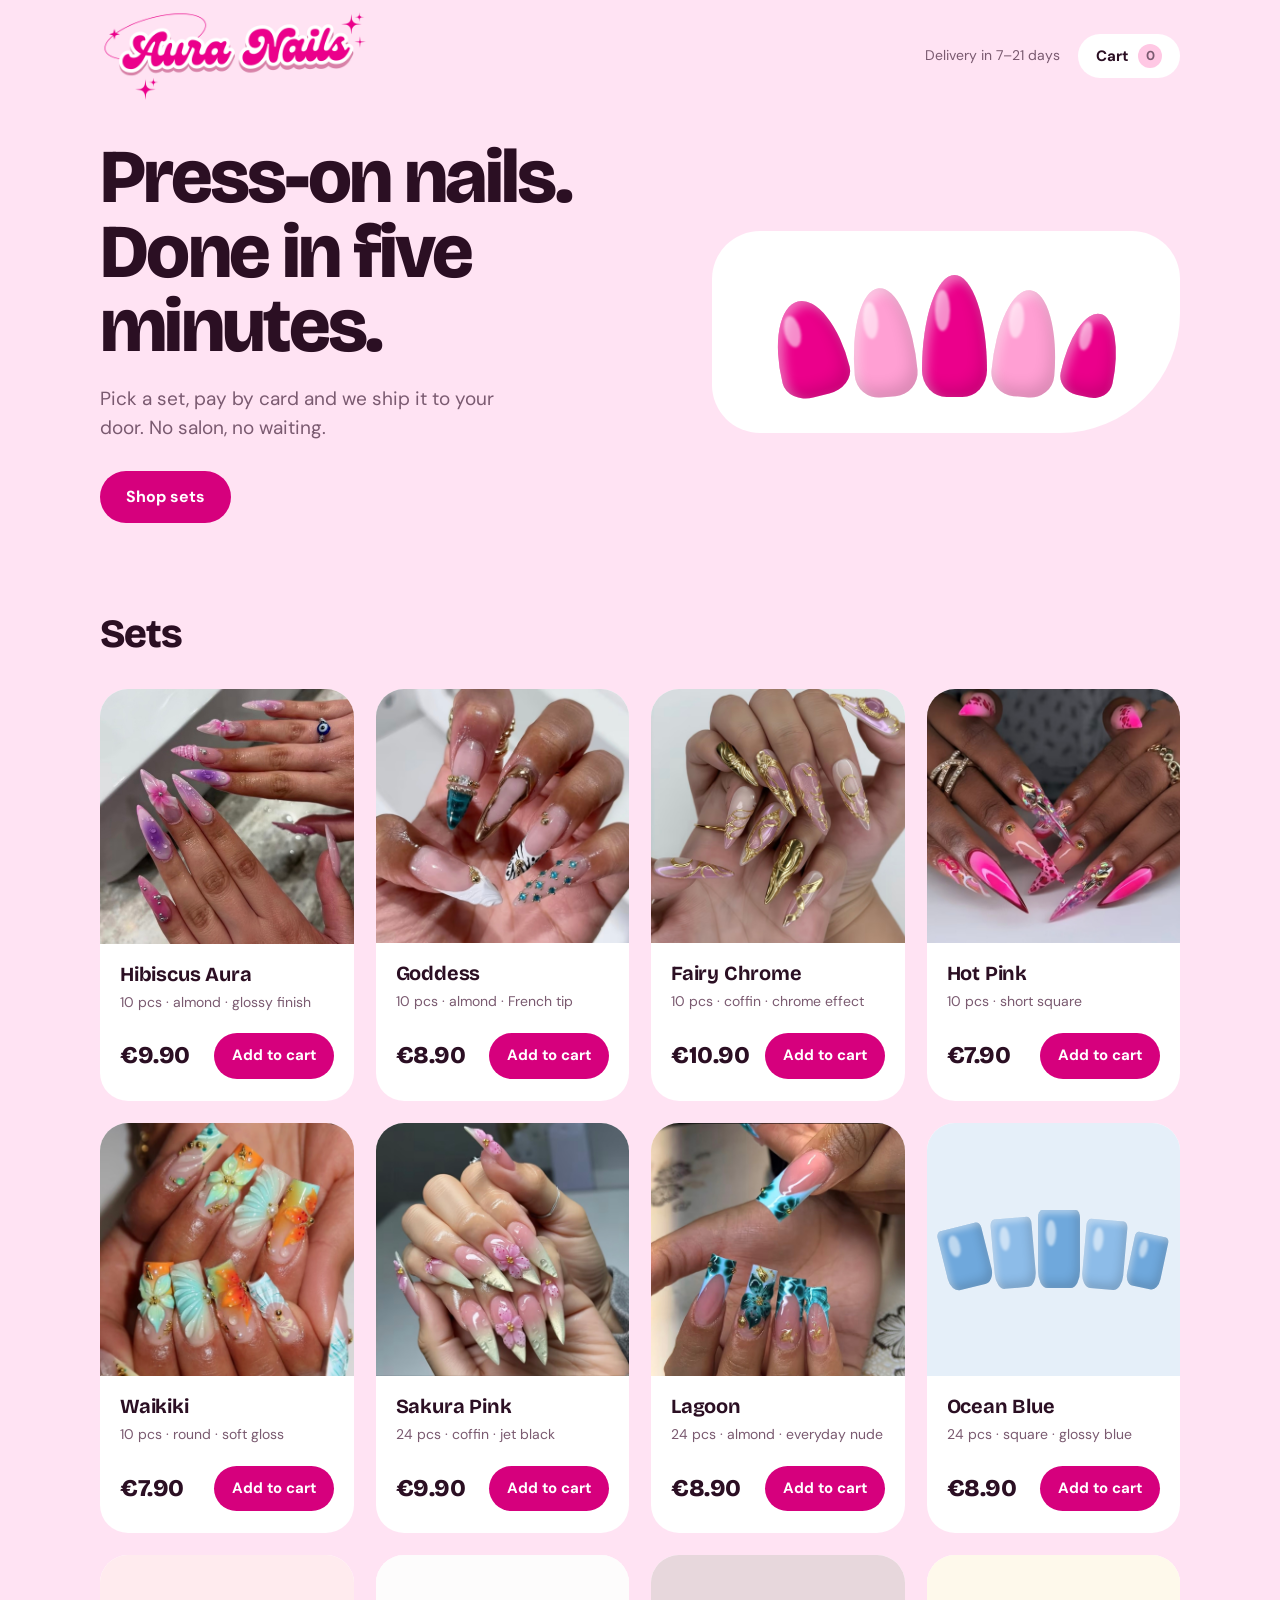
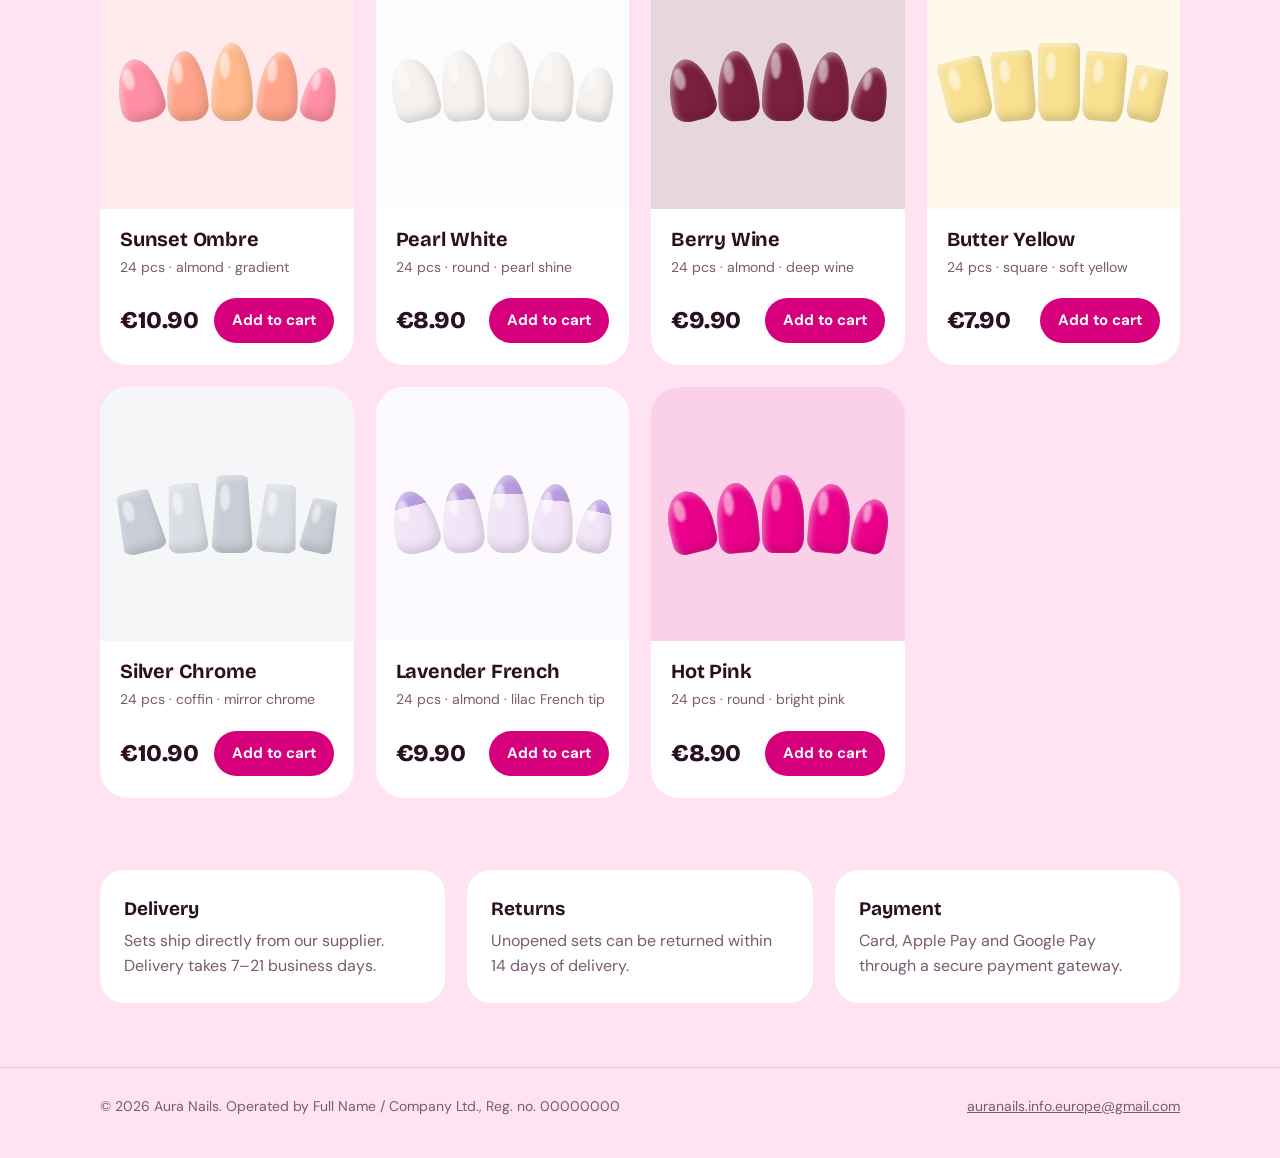
<file: index.html>
<!DOCTYPE html>
<html lang="en">
<head>
<meta charset="utf-8">
<meta name="viewport" content="width=device-width, initial-scale=1">
<title>Aura Nails – press-on nails</title>
<meta name="description" content="Press-on nails you apply in five minutes. Pick a set, pay by card, we ship it to you.">
<link rel="preconnect" href="https://fonts.googleapis.com">
<link rel="preconnect" href="https://fonts.gstatic.com" crossorigin>
<link href="https://fonts.googleapis.com/css2?family=Bricolage+Grotesque:opsz,wght@12..96,500;12..96,700;12..96,800&family=DM+Sans:wght@400;500;700&display=swap" rel="stylesheet">
<link rel="stylesheet" href="style.css">
</head>
<body>

<div class="banner" id="banner" hidden>Thank you! Your order is confirmed. A receipt is on its way to your inbox.</div>

<header>
  <div class="wrap">
    <a class="logo" href="index.html"><img src="logo.png" alt="Aura Nails" width="1200" height="428"></a>
    <div class="head-right">
      <div class="ship-note" id="shipNote"></div>
      <button class="cart-btn" id="openCart" aria-haspopup="dialog">Cart <span class="count" id="cartCount" data-zero="true">0</span></button>
    </div>
  </div>
</header>

<main>
  <section class="hero">
    <div class="wrap">
      <div>
        <h1 class="big">Press-on nails. Done in five minutes.</h1>
        <p id="heroSub"></p>
        <a class="btn" href="#sets">Shop sets</a>
      </div>
      <div class="plate" aria-hidden="true">
        <div class="nails shape-almond" id="heroNails"></div>
      </div>
    </div>
  </section>

  <section class="shop" id="sets">
    <div class="wrap">
      <h2>Sets</h2>
      <div class="grid" id="grid"></div>
    </div>
  </section>

  <section class="info">
    <div class="wrap">
      <div class="cols" id="infoCols"></div>
    </div>
  </section>
</main>

<footer>
  <div class="wrap">
    <span id="legal"></span>
    <a id="mail" href="#"></a>
  </div>
</footer>

<script src="products.js"></script>
<script src="app.js"></script>
<script>
(function(){
  const { $, esc, safeUrl, eur, imgsOf, productUrl, nailsHTML, tintOf, thumbHTML, bindFallbacks, addToCart, openCart, isAdmin } = Aura;

  $("#heroSub").textContent = SHOP.heroSub;
  $("#heroNails").innerHTML = nailsHTML(["#EB008B","#FF9FD3","#EB008B","#FF9FD3","#EB008B"]); 
  $("#infoCols").innerHTML = SHOP.info.map(i => `<div class="box"><h3>${esc(i.t)}</h3><p>${esc(i.d)}</p></div>`).join("");

  const grid = $("#grid");
  if (!PRODUCTS.length) {
    grid.innerHTML = `<div class="empty">No sets yet. Check back soon.</div>`;
    return;
  }
  grid.innerHTML = PRODUCTS.map(p => {
    const url = productUrl(p);
    const shein = safeUrl(p.shein);
    const n = imgsOf(p).length;
    const more = n > 1 ? `<span class="more">${n} photos</span>` : "";
    const adminLink = (isAdmin && shein) ? `<a class="admin" href="${esc(shein)}" target="_blank" rel="noopener">Order from supplier</a>` : "";
    return `<article class="card">
      <a class="vis" href="${esc(url)}" target="_blank" rel="noopener" style="--tint:${tintOf(p)}" aria-label="View ${esc(p.name)}">${thumbHTML(p)}${more}</a>
      <div class="body">
        <h3><a href="${esc(url)}" target="_blank" rel="noopener">${esc(p.name)}</a></h3>
        <div class="meta">${esc(p.desc)}</div>
        <div class="row"><span class="price">${eur(Number(p.price) || 0)}</span>
          <button class="btn" data-add="${esc(p.id)}" aria-label="Add ${esc(p.name)} to cart">Add to cart</button></div>
        ${adminLink}
      </div>
    </article>`;
  }).join("");
  bindFallbacks(grid);

  grid.addEventListener("click", e => {
    const b = e.target.closest("[data-add]");
    if (b) { addToCart(b.dataset.add); openCart(); }
  });
})();
</script>
</body>
</html>
</file>
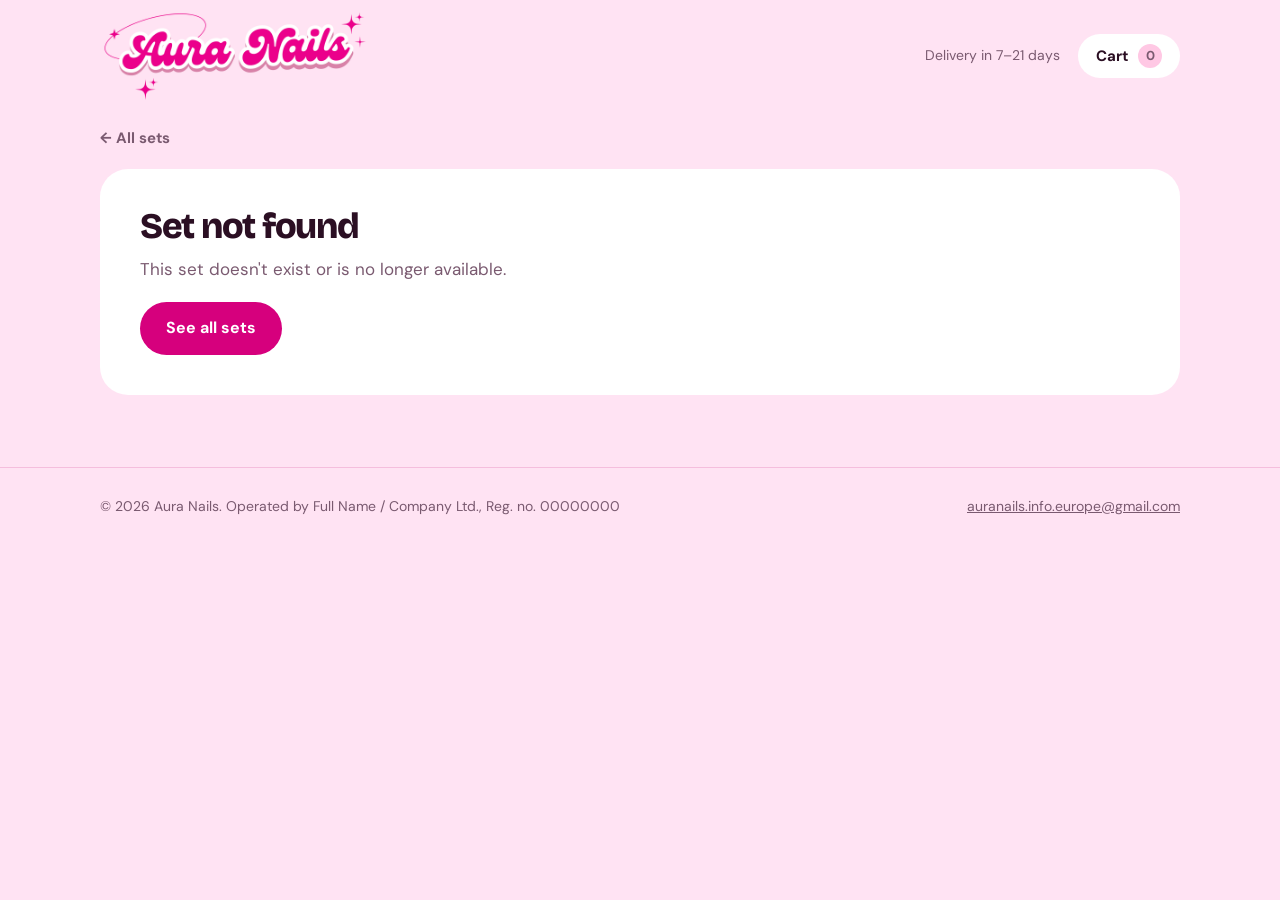
<file: product.html>
<!DOCTYPE html>
<html lang="en">
<head>
<meta charset="utf-8">
<meta name="viewport" content="width=device-width, initial-scale=1">
<title>Aura Nails</title>
<link rel="preconnect" href="https://fonts.googleapis.com">
<link rel="preconnect" href="https://fonts.gstatic.com" crossorigin>
<link href="https://fonts.googleapis.com/css2?family=Bricolage+Grotesque:opsz,wght@12..96,500;12..96,700;12..96,800&family=DM+Sans:wght@400;500;700&display=swap" rel="stylesheet">
<link rel="stylesheet" href="style.css">
</head>
<body>

<header>
  <div class="wrap">
    <a class="logo" href="index.html"><img src="logo.png" alt="Aura Nails" width="1200" height="428"></a>
    <div class="head-right">
      <div class="ship-note" id="shipNote"></div>
      <button class="cart-btn" id="openCart" aria-haspopup="dialog">Cart <span class="count" id="cartCount" data-zero="true">0</span></button>
    </div>
  </div>
</header>

<main class="wrap pdp">
  <a class="back" href="index.html" id="back">← All sets</a>
  <div id="pdp"></div>
</main>

<footer>
  <div class="wrap">
    <span id="legal"></span>
    <a id="mail" href="#"></a>
  </div>
</footer>

<script src="products.js"></script>
<script src="app.js"></script>
<script>
(function(){
  const { $, esc, safeUrl, eur, byId, imgsOf, tintOf, drawnHTML, thumbHTML, addToCart, openCart, isAdmin } = Aura;

  const params = new URLSearchParams(location.search);
  const p = byId(params.get("id"));
  const root = $("#pdp");
  if (isAdmin) $("#back").href = "index.html?admin=1";

  if (!p) {
    document.title = "Set not found – " + SHOP.name;
    root.innerHTML = `<div class="notfound"><h1 class="big" style="font-size:36px">Set not found</h1><p style="margin:12px 0 20px;color:var(--muted)">This set doesn't exist or is no longer available.</p><a class="btn" href="index.html">See all sets</a></div>`;
    return;
  }

  document.title = p.name + " – " + SHOP.name;
  const imgs = imgsOf(p);
  const n = Math.max(1, imgs.length);
  const multi = n > 1;

  const slides = imgs.length
    ? imgs.map((src, i) => `<div class="slide" role="group" aria-roledescription="slide" aria-label="Photo ${i+1} of ${n}"><img src="${esc(src)}" alt="${esc(p.name)} – photo ${i+1}" draggable="false" ${i === 0 ? "" : 'loading="lazy"'} data-fallback="${esc(p.id)}"></div>`).join("")
    : `<div class="slide" aria-label="${esc(p.name)}">${drawnHTML(p)}</div>`;

  const thumbs = multi ? imgs.map((src, i) =>
    `<button type="button" data-i="${i}" aria-label="Show photo ${i+1}" ${i === 0 ? 'aria-current="true"' : ""}><img src="${esc(src)}" alt="" loading="lazy" data-fallback="${esc(p.id)}"></button>`).join("") : "";

  const shein = safeUrl(p.shein);
  const adminLink = (isAdmin && shein) ? `<p style="margin-top:14px"><a class="admin" href="${esc(shein)}" target="_blank" rel="noopener">Order from supplier</a></p>` : "";

  root.innerHTML = `
    <div class="pdp-grid">
      <div class="gallery" role="region" aria-roledescription="carousel" aria-label="Photos of ${esc(p.name)}">
        <div class="stage" style="--tint:${tintOf(p)}">
          <div class="track" id="track" tabindex="0">${slides}</div>
          ${multi ? `<button class="nav prev" id="prev" type="button" aria-label="Previous photo">‹</button>
          <button class="nav next" id="next" type="button" aria-label="Next photo">›</button>
          <div class="counter" id="counter" aria-live="polite">1 / ${n}</div>` : ""}
        </div>
        ${multi ? `<div class="thumbs" id="thumbs">${thumbs}</div>` : ""}
      </div>
      <div class="pinfo">
        <h1>${esc(p.name)}</h1>
        <span class="price">${eur(Number(p.price) || 0)}</span>
        <p class="desc">${esc(p.desc)}</p>
        ${p.details ? `<p class="details">${esc(p.details)}</p>` : ""}
        <button class="btn" id="addBtn" type="button">Add to cart</button>
        ${adminLink}
        <div class="perks">
          ${SHOP.info.map(i => `<div><strong>${esc(i.t)}</strong><span>${esc(i.d)}</span></div>`).join("")}
        </div>
      </div>
    </div>`;

  Aura.bindFallbacks(root);
  $("#addBtn").addEventListener("click", () => { addToCart(p.id); openCart(); });

  if (!multi) return;

  /* ---------- gallery ---------- */
  const track = $("#track"), prev = $("#prev"), next = $("#next"), counter = $("#counter");
  const thumbBtns = [...document.querySelectorAll("#thumbs button")];
  const smooth = matchMedia("(prefers-reduced-motion: reduce)").matches ? "auto" : "smooth";
  let current = 0;

  const index = () => Math.round(track.scrollLeft / track.clientWidth);
  function go(i) {
    i = Math.max(0, Math.min(n - 1, i));
    track.scrollTo({ left: i * track.clientWidth, behavior: smooth });
  }
  function update() {
    const i = Math.max(0, Math.min(n - 1, index()));
    if (i === current && counter.dataset.ready) return;
    current = i; counter.dataset.ready = "1";
    counter.textContent = `${i + 1} / ${n}`;
    prev.disabled = i === 0; next.disabled = i === n - 1;
    thumbBtns.forEach((b, k) => { if (k === i) b.setAttribute("aria-current", "true"); else b.removeAttribute("aria-current"); });
    const t = thumbBtns[i], strip = $("#thumbs");
    if (t && strip) strip.scrollTo({ left: t.offsetLeft - (strip.clientWidth - t.offsetWidth) / 2, behavior: smooth });
  }
  track.addEventListener("scroll", update, { passive: true });
  prev.addEventListener("click", () => go(index() - 1));
  next.addEventListener("click", () => go(index() + 1));
  thumbBtns.forEach(b => b.addEventListener("click", () => go(+b.dataset.i)));
  track.addEventListener("keydown", e => {
    if (e.key === "ArrowLeft") { e.preventDefault(); go(index() - 1); }
    if (e.key === "ArrowRight") { e.preventDefault(); go(index() + 1); }
  });
  addEventListener("resize", () => { track.scrollLeft = current * track.clientWidth; });
  update();
})();
</script>
</body>
</html>
</file>
<file: style.css>
:root{
  --bg:#FFE3F3; --surface:#FFFFFF; --ink:#2B0F23; --muted:#7A5A70;
  --accent:#D6007D; --accent-ink:#FFFFFF; --soft:#FFC8E4; --line:#F5BEDD;
  --display:"Bricolage Grotesque","Helvetica Neue",Arial,sans-serif;
  --body:"DM Sans","Helvetica Neue",Arial,sans-serif;
}
*{box-sizing:border-box;margin:0}
html{scroll-behavior:smooth}
body{background:var(--bg);color:var(--ink);font-family:var(--body);font-size:17px;line-height:1.55;-webkit-font-smoothing:antialiased}
body.locked{overflow:hidden}
a{color:inherit}
button{font:inherit;color:inherit}
:focus-visible{outline:3px solid var(--accent);outline-offset:3px;border-radius:6px}
.wrap{max-width:1120px;margin:0 auto;padding:0 20px}

/* banner */
.banner{background:var(--ink);color:#fff;text-align:center;padding:12px 20px;font-size:15px}

/* header */
header{padding:8px 0}
header .wrap{display:flex;justify-content:space-between;align-items:center;gap:16px}
.logo{display:block;line-height:0}
.logo img{display:block;width:clamp(170px,24vw,270px);height:auto}
.head-right{display:flex;align-items:center;gap:18px}
.ship-note{font-size:14px;color:var(--muted)}
.cart-btn{display:inline-flex;align-items:center;gap:10px;background:var(--surface);border:0;border-radius:999px;padding:10px 18px;font-weight:700;font-size:15px;cursor:pointer}
.cart-btn .count{background:var(--accent);color:#fff;border-radius:999px;min-width:24px;height:24px;display:inline-grid;place-items:center;font-size:13px;padding:0 6px}
.cart-btn .count[data-zero="true"]{background:var(--soft);color:var(--muted)}

/* buttons */
.btn{display:inline-block;background:var(--accent);color:var(--accent-ink);font-family:var(--body);font-weight:700;font-size:16px;text-decoration:none;padding:14px 26px;border-radius:999px;border:0;cursor:pointer;transition:transform .15s ease,background .15s;text-align:center}
.btn:hover{transform:translateY(-2px);background:#B80069}
.btn:disabled{background:var(--soft);color:var(--muted);cursor:wait;transform:none}

/* hero */
.hero{padding:28px 0 56px}
.hero .wrap{display:grid;grid-template-columns:1.1fr .9fr;gap:40px;align-items:center}
h1.big{font-family:var(--display);font-weight:800;font-size:clamp(40px,6.4vw,76px);line-height:.98;letter-spacing:-.035em}
.hero p{margin:20px 0 28px;max-width:34ch;color:var(--muted);font-size:19px}
.plate{background:var(--surface);border-radius:48px 48px 120px 48px;padding:44px 20px 36px;display:flex;justify-content:center}

/* nails drawing (sizes in em so any container can scale them) */
.nails{display:flex;align-items:flex-end;gap:.35em;font-size:16px}
.nail{position:relative;width:var(--w);height:var(--h);background:var(--base);box-shadow:inset -.25em -.4em .7em rgba(0,0,0,.14),inset .2em .25em .5em rgba(255,255,255,.45);transform:rotate(var(--r,0deg));flex:none}
.nail::after{content:"";position:absolute;top:12%;left:20%;width:24%;height:34%;border-radius:50%;background:rgba(255,255,255,.55);filter:blur(1px)}
.nail.tip{background:linear-gradient(to bottom,var(--tip) 0 24%,var(--base) 24% 100%)}
.shape-almond .nail{border-radius:50% 50% 38% 38% / 78% 78% 22% 22%}
.shape-coffin .nail{border-radius:34% 34% 28% 28% / 18% 18% 14% 14%;clip-path:polygon(14% 0,86% 0,100% 100%,0 100%)}
.shape-square .nail{border-radius:10% 10% 22% 22%}
.shape-round .nail{border-radius:50% 50% 26% 26% / 56% 56% 20% 20%}
.nails .n1{--w:3.3em;--h:4.6em;--r:-14deg}
.nails .n2{--w:3em;--h:5.2em;--r:-5deg}
.nails .n3{--w:3.1em;--h:5.8em}
.nails .n4{--w:3em;--h:5.1em;--r:5deg}
.nails .n5{--w:2.5em;--h:4em;--r:12deg}
.hero .nails{font-size:clamp(10px,2.6vw,21px)}

/* product grid */
.shop{padding:24px 0 72px}
.shop h2,.info h2{font-family:var(--display);font-weight:800;font-size:clamp(28px,4vw,40px);letter-spacing:-.025em;margin-bottom:24px}
.grid{display:grid;grid-template-columns:repeat(auto-fill,minmax(235px,1fr));gap:22px}
.card{background:var(--surface);border-radius:28px;overflow:hidden;display:flex;flex-direction:column}
.card .vis{position:relative;aspect-ratio:1/1;display:grid;place-items:center;background:var(--tint,var(--soft));text-decoration:none}
.card .vis img{width:100%;height:100%;object-fit:cover;display:block}
.card .vis .nails{font-size:clamp(9px,2.1vw,13.5px)}
.card .more{position:absolute;right:12px;bottom:12px;background:rgba(43,15,35,.75);color:#fff;font-size:13px;font-weight:700;padding:3px 10px;border-radius:999px}
.card .body{padding:18px 20px 22px;display:flex;flex-direction:column;gap:6px;flex:1}
.card h3{font-family:var(--display);font-weight:700;font-size:20px;letter-spacing:-.01em;line-height:1.2}
.card h3 a{text-decoration:none}
.card h3 a:hover{text-decoration:underline}
.card .meta{font-size:14px;color:var(--muted)}
.card .row{margin-top:auto;padding-top:14px;display:flex;align-items:center;justify-content:space-between;gap:10px}
.price{font-family:var(--display);font-weight:800;font-size:24px;letter-spacing:-.02em}
.card .btn{padding:11px 18px;font-size:15px}
.admin{font-size:13px;color:var(--accent);margin-top:8px}
.empty{padding:40px;background:var(--surface);border-radius:28px;color:var(--muted)}

/* info + footer */
.info{padding:0 0 64px}
.info .cols{display:grid;grid-template-columns:repeat(auto-fit,minmax(240px,1fr));gap:22px}
.info .box{background:var(--surface);border-radius:24px;padding:24px}
.info h3{font-family:var(--display);font-size:19px;margin-bottom:6px}
.info p{color:var(--muted);font-size:16px}
footer{border-top:1px solid var(--line);padding:28px 0 40px;font-size:14px;color:var(--muted)}
footer .wrap{display:flex;flex-wrap:wrap;justify-content:space-between;gap:12px}

/* product page */
.pdp{padding:12px 20px 72px}
.back{display:inline-block;margin-bottom:18px;font-weight:700;font-size:15px;text-decoration:none;color:var(--muted)}
.back:hover{color:var(--ink)}
.pdp-grid{display:grid;grid-template-columns:minmax(0,1.1fr) minmax(0,.9fr);gap:44px;align-items:start}
.stage{position:relative;border-radius:32px;overflow:hidden;background:var(--tint,var(--soft))}
.track{display:flex;overflow-x:auto;scroll-snap-type:x mandatory;scrollbar-width:none;-webkit-overflow-scrolling:touch;outline-offset:-3px}
.track::-webkit-scrollbar{display:none}
.slide{flex:0 0 100%;aspect-ratio:1/1;scroll-snap-align:start;scroll-snap-stop:always;display:grid;place-items:center}
.slide img{width:100%;height:100%;object-fit:cover;display:block;-webkit-user-drag:none;user-select:none}
.slide .nails{font-size:clamp(12px,3.6vw,26px)}
.nav{position:absolute;top:50%;transform:translateY(-50%);width:46px;height:46px;border-radius:50%;border:0;background:rgba(255,255,255,.92);font-size:26px;line-height:1;cursor:pointer;display:grid;place-items:center;padding-bottom:3px}
.nav:disabled{opacity:.35;cursor:default}
.nav.prev{left:14px}.nav.next{right:14px}
.counter{position:absolute;right:14px;bottom:14px;background:rgba(43,15,35,.75);color:#fff;font-size:13px;font-weight:700;padding:3px 12px;border-radius:999px}
.thumbs{display:flex;gap:10px;margin-top:12px;overflow-x:auto;padding:4px 2px 6px;scrollbar-width:thin}
.thumbs button{flex:0 0 auto;width:72px;height:72px;border-radius:16px;border:3px solid transparent;padding:0;overflow:hidden;cursor:pointer;background:var(--tint,var(--soft));display:grid;place-items:center}
.thumbs button[aria-current="true"]{border-color:var(--accent)}
.thumbs img{width:100%;height:100%;object-fit:cover;display:block}
.thumbs .nails{font-size:3px}
.pinfo h1{font-family:var(--display);font-weight:800;font-size:clamp(32px,4.6vw,52px);line-height:1.02;letter-spacing:-.03em}
.pinfo .price{display:block;margin:14px 0 6px;font-size:34px}
.pinfo .desc{color:var(--muted);font-size:18px}
.pinfo .details{margin-top:14px}
.pinfo .btn{margin-top:22px;width:100%;max-width:360px}
.perks{margin-top:28px;display:grid;gap:12px}
.perks div{background:var(--surface);border-radius:20px;padding:16px 18px}
.perks strong{font-family:var(--display);display:block;font-size:16px}
.perks span{color:var(--muted);font-size:15px}
.notfound{padding:40px;background:var(--surface);border-radius:28px}

/* cart drawer */
.scrim{position:fixed;inset:0;background:rgba(43,15,35,.45);opacity:0;visibility:hidden;transition:opacity .2s,visibility .2s;z-index:40}
.scrim.open{opacity:1;visibility:visible}
.drawer{position:fixed;top:0;right:0;bottom:0;width:min(420px,100%);background:var(--surface);z-index:50;display:flex;flex-direction:column;transform:translateX(100%);visibility:hidden;transition:transform .25s ease,visibility .25s}
.drawer.open{transform:none;visibility:visible}
.d-head{display:flex;justify-content:space-between;align-items:center;padding:20px 22px;border-bottom:1px solid var(--line)}
.d-head h2{font-family:var(--display);font-weight:800;font-size:24px;letter-spacing:-.02em}
.icon-btn{background:var(--bg);border:0;border-radius:50%;width:40px;height:40px;cursor:pointer;font-size:18px;line-height:1}
.d-items{flex:1;overflow-y:auto;padding:8px 22px}
.d-empty{padding:48px 0;text-align:center;color:var(--muted)}
.line{display:grid;grid-template-columns:64px 1fr auto;gap:14px;padding:16px 0;border-bottom:1px solid var(--line);align-items:center}
.line .thumb{width:64px;height:64px;border-radius:14px;overflow:hidden;display:grid;place-items:center;background:var(--tint,var(--soft))}
.line .thumb img{width:100%;height:100%;object-fit:cover}
.line .thumb .nails{font-size:3.4px}
.line .name{font-family:var(--display);font-weight:700;font-size:16px;line-height:1.25}
.line .unit{font-size:14px;color:var(--muted)}
.qty{display:inline-flex;align-items:center;gap:4px;margin-top:6px;background:var(--bg);border-radius:999px}
.qty button{width:32px;height:32px;border:0;background:none;border-radius:50%;cursor:pointer;font-size:18px;line-height:1}
.qty span{min-width:22px;text-align:center;font-weight:700;font-size:15px}
.line .total{font-weight:700;font-size:16px;text-align:right}
.d-foot{padding:18px 22px 24px;border-top:1px solid var(--line)}
.sub{display:flex;justify-content:space-between;font-weight:700;font-size:18px}
.sub .price{font-size:22px}
.d-note{font-size:14px;color:var(--muted);margin:6px 0 16px}
.d-err{font-size:14px;color:#B3123F;margin-bottom:12px}
.d-foot .btn{width:100%}

@media(max-width:820px){
  .hero .wrap{grid-template-columns:1fr}
  .plate{border-radius:36px 36px 80px 36px}
  .ship-note{display:none}
  .pdp-grid{grid-template-columns:1fr;gap:24px}
  .stage{border-radius:24px}
  .nav{width:40px;height:40px}
}
@media(max-width:560px){
  .grid{grid-template-columns:repeat(2,1fr);gap:14px}
  .card{border-radius:22px}
  .card .body{padding:14px 14px 16px}
  .card h3{font-size:17px}
  .card .row{flex-direction:column;align-items:stretch;gap:10px;padding-top:10px}
  .price{font-size:20px}
  .card .btn{width:100%}
  .pinfo .price{font-size:30px}
  .pinfo .btn{max-width:none}
}
@media(prefers-reduced-motion:reduce){*{transition:none!important;scroll-behavior:auto!important}}
</file>
